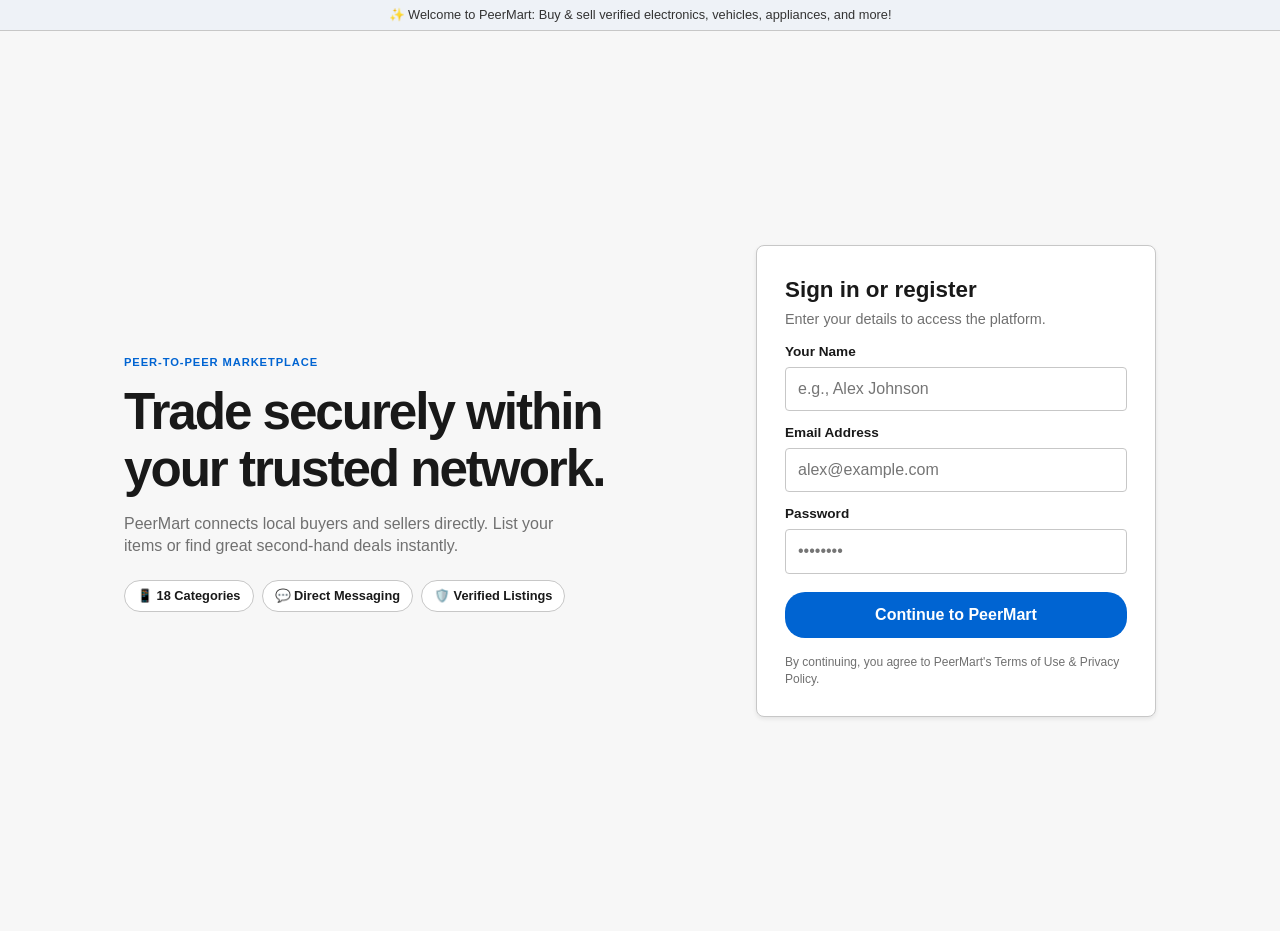
<file: index.html>
<!DOCTYPE html>
<html lang="en" data-theme="light">
<head>
  <meta charset="UTF-8">
  <meta name="viewport" content="width=device-width, initial-scale=1.0">
  <title>PeerMart — Peer-to-Peer Marketplace</title>
  <link rel="stylesheet" href="style.css">
</head>
<body>
  <!-- Promo Bar -->
  <div class="promo-bar">
    ✨ Welcome to PeerMart: Buy & sell verified electronics, vehicles, appliances, and more!
  </div>

  <!-- 1. AUTH SCREEN -->
  <section id="login" class="login-screen">
    <div class="login-copy">
      <span class="eyebrow">Peer-to-Peer Marketplace</span>
      <h1>Trade securely within your trusted network.</h1>
      <p>PeerMart connects local buyers and sellers directly. List your items or find great second-hand deals instantly.</p>
      <ul class="login-highlights">
        <li>📱 18 Categories</li>
        <li>💬 Direct Messaging</li>
        <li>🛡️ Verified Listings</li>
      </ul>
    </div>
    <div class="login-card">
      <h2>Sign in or register</h2>
      <p class="login-sub">Enter your details to access the platform.</p>
      <form id="loginForm">
        <label for="userName">Your Name</label>
        <input id="userName" required placeholder="e.g., Alex Johnson" autocomplete="name">
        
        <label for="userEmail">Email Address</label>
        <input id="userEmail" type="email" required placeholder="alex@example.com" autocomplete="email">

        <label for="userPassword">Password</label>
        <input id="userPassword" type="password" required placeholder="••••••••" autocomplete="current-password">

        <button class="btn" type="submit">Continue to PeerMart</button>
      </form>
      <p class="login-note">By continuing, you agree to PeerMart's Terms of Use & Privacy Policy.</p>
    </div>
  </section>

  <!-- 2. ROLE SELECTION SCREEN -->
  <section id="roleChoice" class="role-screen hide">
    <div class="role-card">
      <span class="eyebrow">Account Setup</span>
      <h2>How will you use PeerMart?</h2>
      <p class="role-label">Choose your primary role. You can always change or explore both later.</p>
      <div class="role-options">
        <button class="role-option" data-role="buyer">
          <span class="role-icon">🛍️</span>
          <div>
            <strong>I want to Buy</strong>
            <small>Browse items, chat with local sellers, and find great deals.</small>
          </div>
        </button>
        <button class="role-option" data-role="seller">
          <span class="role-icon">📦</span>
          <div>
            <strong>I want to Sell</strong>
            <small>List your products, manage inventory, and track sales revenue.</small>
          </div>
        </button>
      </div>
    </div>
  </section>

  <!-- 3. MAIN STOREFRONT APPLICATION -->
  <div id="app" class="hide">
    <header class="site-header">
      <div class="header-inner">
        <div class="brand-lockup">
          <span class="logo">PeerMart</span>
        </div>
        <div class="header-search">
          <select id="categoryFilter" aria-label="Category filter">
            <option value="">All Categories</option>
            <option value="Mobile Phones">Mobile Phones</option>
            <option value="Laptops">Laptops</option>
            <option value="Cars">Cars</option>
            <option value="Car Parts">Car Parts</option>
            <option value="Bikes">Bikes</option>
            <option value="Calculators">Calculators</option>
            <option value="Kitchen Appliances">Kitchen Appliances</option>
            <option value="Large Appliances">Large Appliances</option>
            <option value="Audio & Sound">Audio & Sound</option>
            <option value="Smartwatches">Smartwatches</option>
            <option value="Cameras">Cameras</option>
            <option value="Gaming Consoles">Gaming Consoles</option>
            <option value="Home Entertainment">Home Entertainment</option>
            <option value="Fitness">Fitness</option>
            <option value="Office Electronics">Office Electronics</option>
            <option value="Smart Home">Smart Home</option>
            <option value="Tools & Hardware">Tools & Hardware</option>
            <option value="Furniture">Furniture</option>
          </select>
          <input id="searchInput" placeholder="Search for anything (e.g., iPhone, Toyota, Laptop)...">
        </div>
        <div class="account">
          <div class="account-meta">
            <span class="account-hello">Hello,</span>
            <span id="welcome">User</span>
          </div>
          <button class="btn alt" id="theme">Dark mode</button>
          <button class="btn alt" id="logout">Sign out</button>
        </div>
      </div>
      <nav class="store-nav">
        <div class="store-nav-inner">
          <div class="cat-links">
            <button class="chip active" data-cat="">All</button>
            <button class="chip" data-cat="Mobile Phones">Phones</button>
            <button class="chip" data-cat="Laptops">Laptops</button>
            <button class="chip" data-cat="Cars">Cars</button>
            <button class="chip" data-cat="Bikes">Bikes</button>
            <button class="chip" data-cat="Audio & Sound">Audio</button>
            <button class="chip" data-cat="Gaming Consoles">Gaming</button>
            <button class="chip" data-cat="Home Entertainment">TVs</button>
            <button class="chip" data-cat="Furniture">Furniture</button>
          </div>
          <div class="app-nav">
            <button class="tab active" data-view="marketplace">Marketplace</button>
            <button class="tab" data-view="messages">Messages <span class="badge" id="messageCount">2</span></button>
            <button class="tab" data-view="sell" data-role-target="seller">Sell Item</button>
          </div>
        </div>
      </nav>
    </header>

    <main>
      <p class="role-hint" id="roleHint">Buyer account</p>

      <!-- Marketplace View -->
      <section id="marketplaceView" class="app-view">
        <div class="hero">
          <div>
            <span class="eyebrow">Featured Marketplace</span>
            <h2>Find great local deals on verified items.</h2>
            <p>Explore listings across 18 unique categories with direct chat access and peer-to-peer security.</p>
          </div>
          <div class="hero-stats">
            <div><b>18</b><span>Categories Available</span></div>
            <div><b>100%</b><span>Verified Local Peers</span></div>
          </div>
        </div>

        <div class="benefits">
          <div class="benefit">
            <strong>🛡️ Secure Transactions</strong>
            <span>Direct communication & safe meetups.</span>
          </div>
          <div class="benefit">
            <strong>⚡ Instant Chat</strong>
            <span>Negotiate pricing directly with sellers.</span>
          </div>
          <div class="benefit">
            <strong>🔍 Broad Selection</strong>
            <span>Vehicles, electronics, appliances & more.</span>
          </div>
          <div class="benefit">
            <strong>💡 No Middleman</strong>
            <span>Keep pricing transparent and fair.</span>
          </div>
        </div>

        <div class="catalog-head">
          <h2>Explore All Listings (<span id="productCount">18</span>)</h2>
        </div>

        <div class="grid" id="productGrid"></div>
      </section>

      <!-- Messages / Chat View -->
      <section id="messagesView" class="app-view hide">
        <div class="inbox-head">
          <h2>Your Messages</h2>
          <p class="stats">Manage conversations with buyers and sellers.</p>
        </div>
        <div class="messages-layout">
          <div class="conversation-list" id="conversationList"></div>
          <div class="chat-panel" id="chatPanel">
            <div class="empty-state">Select a conversation from the left to view messages.</div>
          </div>
        </div>
      </section>

      <!-- Sell Item View -->
      <section id="sellView" class="app-view hide">
        <div class="seller-layout">
          <div class="panel">
            <h2>List a New Product</h2>
            <p class="panel-lead">Fill out the specifications below to publish your item to the PeerMart catalog.</p>
            <form id="sellForm">
              <label for="productTitle">Product Title</label>
              <input id="productTitle" required placeholder="e.g., Sony WH-1000XM5 Headphones">

              <div class="row">
                <div>
                  <label for="productCategory">Category</label>
                  <select id="productCategory" required>
                    <option value="Mobile Phones">Mobile Phones</option>
                    <option value="Laptops">Laptops</option>
                    <option value="Cars">Cars</option>
                    <option value="Car Parts">Car Parts</option>
                    <option value="Bikes">Bikes</option>
                    <option value="Calculators">Calculators</option>
                    <option value="Kitchen Appliances">Kitchen Appliances</option>
                    <option value="Large Appliances">Large Appliances</option>
                    <option value="Audio & Sound">Audio & Sound</option>
                    <option value="Smartwatches">Smartwatches</option>
                    <option value="Cameras">Cameras</option>
                    <option value="Gaming Consoles">Gaming Consoles</option>
                    <option value="Home Entertainment">Home Entertainment</option>
                    <option value="Fitness">Fitness</option>
                    <option value="Office Electronics">Office Electronics</option>
                    <option value="Smart Home">Smart Home</option>
                    <option value="Tools & Hardware">Tools & Hardware</option>
                    <option value="Furniture">Furniture</option>
                  </select>
                </div>
                <div>
                  <label for="productPrice">Price (₹)</label>
                  <input id="productPrice" type="number" min="1" required placeholder="15000">
                </div>
              </div>

              <label for="productImage">Image URL (Optional)</label>
              <input id="productImage" placeholder="https://images.unsplash.com/...">

              <label for="productDescription">Detailed Description</label>
              <textarea id="productDescription" rows="4" required placeholder="Mention condition, age, inclusions, and reason for selling..."></textarea>

              <button class="btn" type="submit" style="margin-top: 16px;">Publish Listing</button>
            </form>
          </div>

          <div class="panel">
            <h2>Your Inventory & Stats</h2>
            <p class="panel-lead">Manage your active listings and track your sales performance.</p>
            <div id="myListingsContainer"></div>
          </div>
        </div>
      </section>
    </main>

    <footer class="site-footer">
      <div class="footer-grid">
        <div>
          <span class="logo" style="font-size: 1.4rem;">PeerMart</span>
          <p>Connecting trusted local peers for safe, reliable marketplace exchanges.</p>
        </div>
        <div>
          <h3>Buy</h3>
          <span>Shop Electronics</span>
          <span>Vehicles & Parts</span>
          <span>Home & Appliances</span>
        </div>
        <div>
          <h3>Sell</h3>
          <span>List an Item</span>
          <span>Seller Dashboard</span>
          <span>Pricing Tips</span>
        </div>
        <div>
          <h3>Support</h3>
          <span>Safety Guidelines</span>
          <span>Community Rules</span>
          <span>Contact Us</span>
        </div>
      </div>
      <div class="footer-copy">
        © 2026 PeerMart Inc. All rights reserved. Built with clean HTML, CSS, and JavaScript.
      </div>
    </footer>
  </div>

  <!-- Product Modal Overlay -->
  <div class="overlay hide" id="ov">
    <div class="modal" id="modal"></div>
  </div>

  <!-- Toast Notification Container -->
  <div id="toastContainer"></div>

  <script src="app.js"></script>
</body>
</html>
</file>
<file: style.css>
/* Base Styles — eBay Aesthetic */
:root {
  --bg: #f7f7f7;
  --card: #ffffff;
  --ink: #191919;
  --mute: #707070;
  --line: #c7c7c7;
  --brand: #0064d2; /* eBay Blue */
  --brand-ink: #ffffff;
  --pop: #f5af02;
  --ok: #108043;
  --header: #ffffff;
  --header-ink: #191919;
  --danger: #e53238; /* eBay Red */
  --shadow-soft: 0 2px 4px rgba(0, 0, 0, 0.08);
  --shadow-card: 0 1px 3px rgba(0, 0, 0, 0.12);
  --radius: 4px;
  --max: 1280px;
  box-sizing: border-box;
}

:root[data-theme="dark"] {
  --bg: #121212;
  --card: #1e1e1e;
  --ink: #e5e5e5;
  --mute: #a0a0a0;
  --line: #333333;
  --brand: #3665f3;
  --brand-ink: #ffffff;
  --pop: #f5af02;
  --ok: #27ae60;
  --header: #1e1e1e;
  --header-ink: #e5e5e5;
  --shadow-soft: 0 2px 8px rgba(0, 0, 0, 0.4);
  --shadow-card: 0 1px 3px rgba(0, 0, 0, 0.3);
}

* { box-sizing: border-box; }
html { scroll-padding-top: 120px; }
body {
  margin: 0;
  background: var(--bg);
  color: var(--ink);
  font-family: "Market Sans", "Helvetica Neue", Helvetica, Arial, sans-serif;
  line-height: 1.4;
}

button, select, input, textarea { font: inherit; color: inherit; }

.logo {
  font-family: "Market Sans", "Helvetica Neue", Arial, sans-serif;
  font-weight: 800;
  font-size: 1.8rem;
  letter-spacing: -0.06em;
  color: var(--brand);
}

.promo-bar {
  background: #eef2f7;
  color: #333;
  text-align: center;
  font-size: 0.8rem;
  font-weight: 500;
  padding: 6px 16px;
  border-bottom: 1px solid var(--line);
}

.site-header {
  position: sticky;
  top: 0;
  z-index: 8;
  background: var(--header);
  color: var(--header-ink);
  border-bottom: 1px solid var(--line);
  box-shadow: 0 1px 4px rgba(0, 0, 0, 0.05);
}

.header-inner {
  max-width: var(--max);
  margin: 0 auto;
  display: grid;
  grid-template-columns: auto 1fr auto;
  gap: 16px;
  align-items: center;
  padding: 12px 20px;
}

.brand-lockup { display: flex; align-items: center; }

.header-search {
  display: flex;
  min-width: 0;
  background: #fff;
  border: 2px solid var(--brand);
  border-radius: 999px;
  overflow: hidden;
  max-width: 800px;
  width: 100%;
}

.header-search select {
  width: 140px;
  flex: 0 0 140px;
  border: 0;
  border-right: 1px solid var(--line);
  border-radius: 0;
  background: #fff;
  color: #333;
  font-weight: 500;
  font-size: 0.85rem;
  padding-left: 12px;
}

.header-search input {
  border: 0;
  border-radius: 0;
  background: #fff;
  color: #191919;
  min-width: 0;
  padding: 10px 14px;
}

.header-search input:focus, .header-search select:focus { outline: 0; box-shadow: none; }

.account { display: flex; align-items: center; gap: 10px; }
.account-meta { display: flex; flex-direction: column; line-height: 1.2; min-width: 0; }
.account-hello { font-size: 0.72rem; opacity: 0.7; }
#welcome { font-size: 0.85rem; font-weight: 700; white-space: nowrap; }

.account .btn.alt {
  color: var(--header-ink);
  border-color: var(--line);
  background: transparent;
  border-radius: 20px;
}
.account .btn.alt:hover { background: rgba(0, 0, 0, 0.05); transform: none; box-shadow: none; }

.store-nav { background: var(--card); border-bottom: 1px solid var(--line); }
.store-nav-inner {
  max-width: var(--max);
  margin: 0 auto;
  padding: 0 20px;
  display: flex;
  align-items: center;
  justify-content: space-between;
  gap: 16px;
}

.cat-links { display: flex; gap: 4px; overflow: auto; padding: 8px 0; }

.chip {
  border: 0;
  background: transparent;
  color: var(--ink);
  padding: 6px 14px;
  border-radius: 20px;
  font-weight: 500;
  font-size: 0.85rem;
  white-space: nowrap;
  cursor: pointer;
}

.chip.active, .chip:hover { background: var(--brand); color: #fff; }

.app-nav { display: flex; gap: 6px; flex-wrap: nowrap; }
.tab { border: 0; background: transparent; padding: 8px 12px; border-radius: var(--radius); cursor: pointer; font-weight: 600; color: var(--mute); }
.tab.active { color: var(--brand); border-bottom: 3px solid var(--brand); border-radius: 0; }
.tab[data-view="sell"] { background: var(--brand); color: #fff !important; border-radius: 20px; font-weight: 700; }

.badge {
  display: inline-grid;
  place-items: center;
  min-width: 18px;
  height: 18px;
  padding: 0 5px;
  margin-left: 4px;
  border-radius: 99px;
  background: var(--danger);
  color: #fff;
  font-size: 0.7rem;
}

.btn { background: var(--brand); color: var(--brand-ink); border: 0; padding: 10px 18px; border-radius: 20px; cursor: pointer; font-weight: 700; }
.btn:hover { filter: brightness(0.92); }
.btn.alt { background: #fff; color: var(--ink); border: 1px solid var(--line); border-radius: 20px; }
:root[data-theme="dark"] .btn.alt { background: transparent; }

:focus-visible { outline: 2px solid var(--brand); outline-offset: 2px; }

main { max-width: var(--max); margin: 0 auto; padding: 20px; }
.role-hint { margin: 0 0 16px; color: var(--mute); font-size: 0.9rem; }
.stats { color: var(--mute); font-size: 0.9rem; margin: 4px 0 0; }
.stats b { color: var(--ink); }

input, select, textarea {
  background: var(--card);
  border: 1px solid var(--line);
  border-radius: var(--radius);
  padding: 10px 12px;
  width: 100%;
}
input:focus, select:focus, textarea:focus {
  border-color: var(--brand);
  box-shadow: 0 0 0 2px rgba(0, 100, 210, 0.2);
  outline: 0;
}

.grid { display: grid; grid-template-columns: repeat(auto-fill, minmax(220px, 1fr)); gap: 16px; }
.card {
  background: var(--card);
  border: 1px solid var(--line);
  border-radius: var(--radius);
  overflow: hidden;
  text-align: left;
  box-shadow: var(--shadow-card);
  display: flex;
  flex-direction: column;
}
.card:hover { border-color: var(--brand); box-shadow: 0 4px 12px rgba(0, 0, 0, 0.15); }

.pic { height: 200px; display: grid; place-items: center; font-size: 3.4rem; background: #fff; overflow: hidden; border-bottom: 1px solid var(--line); }
:root[data-theme="dark"] .pic { background: #161616; }
.pic img { width: 100%; height: 100%; object-fit: contain; padding: 8px; }

.info { padding: 12px 14px 8px; }
.info h3 { margin: 0 0 6px; font-size: 0.92rem; font-weight: 500; line-height: 1.35; min-height: 2.6em; color: var(--ink); }
.price { font-weight: 800; font-size: 1.25rem; color: var(--ink); }
.price-row { display: flex; align-items: baseline; gap: 8px; flex-wrap: wrap; }

.rating { display: flex; align-items: center; gap: 6px; margin: 0 0 6px; font-size: 0.78rem; }
.stars { background: transparent; color: #e9b10a; font-weight: 700; }
.meta { color: var(--mute); font-size: 0.8rem; }

.panel {
  background: var(--card);
  border: 1px solid var(--line);
  border-radius: var(--radius);
  padding: 22px;
  margin-bottom: 18px;
  box-shadow: var(--shadow-soft);
}
.panel h2 { margin: 0 0 8px; font-size: 1.3rem; }
.panel-lead { margin: 0 0 14px; color: var(--mute); }

label { display: block; font-size: 0.85rem; font-weight: 600; margin: 12px 0 6px; }
.row { display: grid; grid-template-columns: 1fr 1fr; gap: 12px; }

.mine { display: grid; grid-template-columns: 72px 1fr auto; gap: 12px; align-items: center; padding: 12px 0; border-top: 1px solid var(--line); }
.mine .pic { height: 72px; border-radius: var(--radius); font-size: 1.6rem; border-bottom: 0; }

.hide { display: none !important; }

.overlay {
  position: fixed;
  inset: 0;
  background: rgba(0, 0, 0, 0.5);
  display: grid;
  place-items: center;
  padding: 16px;
  z-index: 20;
}
.overlay.hide { display: none !important; }

.modal {
  position: relative;
  background: var(--card);
  border-radius: 8px;
  max-width: 860px;
  width: 100%;
  max-height: 92vh;
  overflow: auto;
  padding: 0;
  border: 1px solid var(--line);
}
.modal-close {
  position: absolute;
  top: 10px;
  right: 12px;
  z-index: 2;
  border: 0;
  background: #fff;
  width: 32px;
  height: 32px;
  border-radius: 99px;
  font-size: 1.3rem;
  cursor: pointer;
  box-shadow: 0 1px 3px rgba(0,0,0,0.2);
}

.toast {
  position: fixed;
  left: 50%;
  bottom: 24px;
  transform: translateX(-50%);
  background: #191919;
  color: #fff;
  padding: 10px 20px;
  border-radius: 4px;
  z-index: 30;
  box-shadow: var(--shadow-soft);
  font-size: 0.9rem;
}

.site-footer { margin-top: 40px; background: var(--card); color: var(--ink); border-top: 1px solid var(--line); }
.footer-grid {
  max-width: var(--max);
  margin: 0 auto;
  padding: 36px 20px 16px;
  display: grid;
  grid-template-columns: 1.4fr 1fr 1fr 1fr;
  gap: 24px;
}
.footer-grid h3 { margin: 0 0 10px; font-size: 0.85rem; text-transform: uppercase; letter-spacing: 0.06em; }
.footer-grid p, .footer-grid span { display: block; color: var(--mute); font-size: 0.85rem; margin: 0 0 6px; }
.footer-copy {
  max-width: var(--max);
  margin: 0 auto;
  padding: 16px 20px 28px;
  border-top: 1px solid var(--line);
  color: var(--mute);
  font-size: 0.8rem;
}

/* Auth Styles */
.login-screen {
  min-height: 100vh;
  display: grid;
  grid-template-columns: minmax(280px, 1fr) minmax(320px, 400px);
  gap: clamp(28px, 6vw, 80px);
  align-items: center;
  max-width: 1080px;
  margin: auto;
  padding: 48px 24px;
}
.brand-kicker { color: var(--brand); font-weight: 700; font-size: 0.85rem; margin: 14px 0 0; }
.login-copy h1 {
  font-family: "Market Sans", sans-serif;
  font-size: clamp(2rem, 4vw, 3.2rem);
  line-height: 1.1;
  max-width: 640px;
  margin: 12px 0 16px;
  letter-spacing: -0.04em;
}
.login-copy > p { max-width: 460px; color: var(--mute); font-size: 1rem; }
.login-highlights { display: flex; flex-wrap: wrap; gap: 8px; padding: 0; margin: 22px 0 0; list-style: none; }
.login-highlights li {
  background: var(--card);
  border: 1px solid var(--line);
  border-radius: 20px;
  padding: 6px 12px;
  font-size: 0.8rem;
  font-weight: 600;
}
.login-card { background: var(--card); border: 1px solid var(--line); border-radius: 8px; padding: 28px; box-shadow: var(--shadow-soft); }
.login-card h2 { margin: 0 0 4px; font-size: 1.4rem; }
.login-sub { margin: 0 0 8px; color: var(--mute); font-size: 0.9rem; }
.login-card .btn { width: 100%; margin-top: 18px; padding: 12px 16px; border-radius: 20px; }
.login-note { color: var(--mute); font-size: 0.75rem; margin: 16px 0 0; }

.role-screen { min-height: 100vh; display: grid; place-items: center; padding: 24px; }
.role-card {
  width: min(100%, 640px);
  padding: 36px;
  background: var(--card);
  border: 1px solid var(--line);
  border-radius: 8px;
  box-shadow: var(--shadow-soft);
  text-align: center;
}
.role-card h2 { margin: 0 0 8px; font-size: clamp(1.5rem, 3vw, 2rem); }
.role-options { display: grid; grid-template-columns: 1fr 1fr; gap: 14px; margin-top: 26px; }
.role-option {
  display: grid;
  gap: 6px;
  padding: 20px 16px;
  border: 1px solid var(--line);
  border-radius: 8px;
  background: var(--card);
  color: var(--ink);
  text-align: left;
  cursor: pointer;
}
.role-option:hover { border-color: var(--brand); box-shadow: 0 2px 8px rgba(0,100,210,0.15); }
.role-icon { font-size: 1.8rem; }
.role-option strong { font-size: 1rem; }
.role-option small { color: var(--mute); line-height: 1.4; }
.role-label { color: var(--mute); font-size: 0.9rem; }

/* Marketplace & Chat Layouts */
.eyebrow { text-transform: uppercase; letter-spacing: 0.08em; font-size: 0.7rem; font-weight: 700; color: var(--brand); margin: 0 0 6px; }
.hero {
  display: grid;
  grid-template-columns: 1.4fr 0.8fr;
  gap: 20px;
  align-items: center;
  background: #eef2f7;
  color: var(--ink);
  border: 1px solid var(--line);
  border-radius: 8px;
  padding: 28px;
  margin-bottom: 18px;
  overflow: hidden;
}
:root[data-theme="dark"] .hero { background: #1a2233; }
.hero h2 { margin: 0 0 8px; font-size: clamp(1.5rem, 2.5vw, 2.1rem); letter-spacing: -0.02em; line-height: 1.15; }
.hero p { margin: 0; max-width: 520px; color: var(--mute); }
.hero-stats { display: grid; gap: 10px; }
.hero-stats div { background: var(--card); border: 1px solid var(--line); border-radius: 6px; padding: 10px 14px; }
.hero-stats b { display: block; font-size: 1.2rem; color: var(--brand); }
.hero-stats span { font-size: 0.8rem; color: var(--mute); }

.benefits { display: grid; grid-template-columns: repeat(4, 1fr); gap: 12px; margin-bottom: 22px; }
.benefit { background: var(--card); border: 1px solid var(--line); border-radius: 6px; padding: 14px; display: grid; gap: 4px; }
.benefit strong { font-size: 0.88rem; }
.benefit span { color: var(--mute); font-size: 0.78rem; }

.catalog-head { display: flex; align-items: end; justify-content: space-between; margin: 8px 0 14px; border-bottom: 1px solid var(--line); padding-bottom: 8px; }
.catalog-head h2 { margin: 0; font-size: 1.25rem; }

.product-open { display: block; width: 100%; padding: 0; border: 0; background: transparent; color: inherit; text-align: left; cursor: pointer; }
.card-actions { display: flex; gap: 6px; padding: 0 12px 12px; margin-top: auto; }
.card-actions .btn { flex: 1; padding: 8px 6px; font-size: 0.78rem; border-radius: 20px; text-align: center; }
.card-actions .btn:not(.alt) { background: var(--brand); }

.assured { display: inline-block; margin-top: 6px; background: #e6f2ff; color: #0052a3; font-size: 0.68rem; font-weight: 700; padding: 2px 6px; border-radius: 2px; }
:root[data-theme="dark"] .assured { background: #003366; color: #cce6ff; }

.empty-catalog { grid-column: 1 / -1; background: var(--card); border: 1px dashed var(--line); border-radius: 8px; padding: 48px 20px; text-align: center; }
.empty-catalog h3 { margin: 0 0 6px; }

.seller-layout { display: grid; grid-template-columns: 1.1fr 0.9fr; gap: 18px; align-items: start; }
.seller-layout .panel { margin: 0; }
.inbox-head { margin-bottom: 14px; }
.inbox-head h2 { margin: 0; }

.modal-product { display: grid; grid-template-columns: 1fr 1fr; }
.modal-gallery .pic { height: 340px; border-radius: 8px 0 0 8px; border-bottom: 0; border-right: 1px solid var(--line); }
.modal-copy { padding: 24px; }
.modal-copy h2 { margin: 4px 0 10px; font-size: 1.4rem; }
.modal-copy p { color: var(--mute); }
.modal-actions { display: flex; gap: 8px; margin-top: 20px; }
.modal-actions .btn { flex: 1; border-radius: 20px; }

/* Messages layout */
.messages-layout {
  display: grid;
  grid-template-columns: minmax(220px, 280px) 1fr;
  min-height: 500px;
  border: 1px solid var(--line);
  border-radius: 8px;
  overflow: hidden;
  background: var(--card);
  box-shadow: var(--shadow-card);
}
.conversation-list { border-right: 1px solid var(--line); padding: 8px; background: var(--bg); overflow: auto; }
.conversation {
  display: flex;
  flex-direction: column;
  gap: 2px;
  width: 100%;
  padding: 10px;
  border: 0;
  border-radius: 4px;
  background: transparent;
  color: var(--ink);
  text-align: left;
  cursor: pointer;
}
.conversation:hover, .conversation.selected { background: var(--card); border: 1px solid var(--line); }
.conversation span { color: var(--mute); font-size: 0.78rem; }
.chat-panel { display: flex; flex-direction: column; min-width: 0; }
.chat-header { padding: 14px 16px; border-bottom: 1px solid var(--line); background: var(--card); }
.chat-header .meta { display: block; margin-top: 2px; }
.chat-messages { display: flex; flex: 1; flex-direction: column; gap: 8px; padding: 16px; overflow: auto; min-height: 280px; background: var(--bg); }
.message { display: flex; flex-direction: column; gap: 2px; max-width: 75%; padding: 8px 12px; border-radius: 8px; font-size: 0.88rem; }
.message small { font-size: 0.68rem; opacity: 0.7; }
.mine-message { align-self: flex-end; background: var(--brand); color: #fff; }
.their-message { align-self: flex-start; background: var(--card); border: 1px solid var(--line); }
.chat-form { display: flex; gap: 8px; padding: 12px; border-top: 1px solid var(--line); background: var(--card); }
.chat-form input { flex: 1; border-radius: 20px; padding-left: 16px; }
.empty-state { color: var(--mute); font-size: 0.9rem; margin: auto; text-align: center; padding: 20px; }

@media (max-width: 900px) {
  .header-inner, .store-nav-inner { grid-template-columns: 1fr; display: flex; flex-wrap: wrap; }
  .header-search { order: 3; width: 100%; }
  .footer-grid { grid-template-columns: 1fr 1fr; }
  .hero, .benefits, .seller-layout, .modal-product { grid-template-columns: 1fr; }
  .modal-gallery .pic { height: 220px; border-radius: 8px 8px 0 0; border-right: 0; border-bottom: 1px solid var(--line); }
}

@media (max-width: 700px) {
  .login-screen { grid-template-columns: 1fr; padding: 28px 18px; }
  .role-options { grid-template-columns: 1fr; }
  .benefits { grid-template-columns: 1fr 1fr; }
  .messages-layout { grid-template-columns: 1fr; }
  .conversation-list { border-right: 0; border-bottom: 1px solid var(--line); max-height: 180px; }
}

@media (max-width: 520px) {
  .row { grid-template-columns: 1fr; }
  .account-meta { display: none; }
  .footer-grid { grid-template-columns: 1fr; }
  .mine { grid-template-columns: 1fr; }
}
</file>
